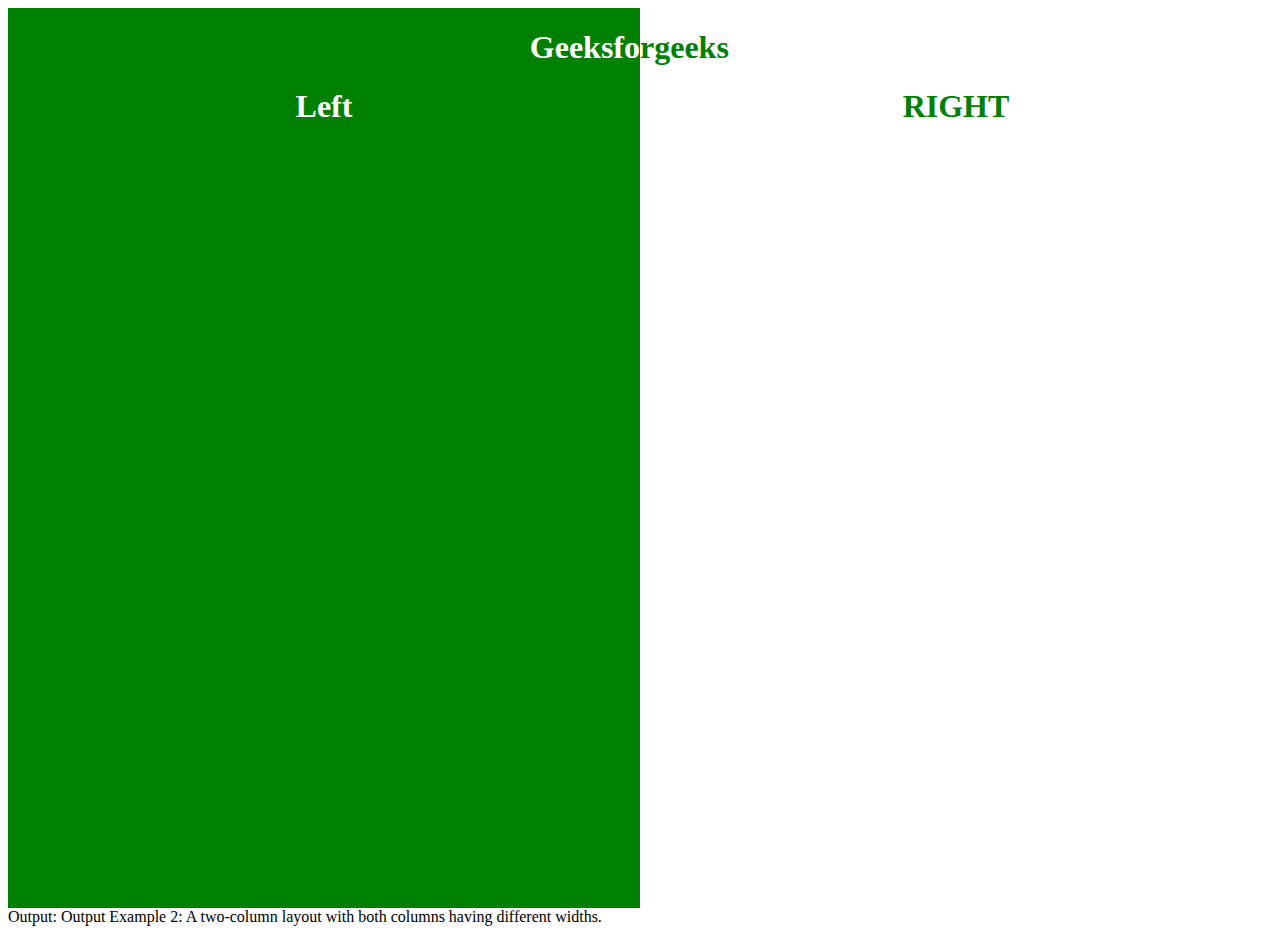
<file: 2/prac.html>
<!DOCTYPE html>
<html>
  
<head>
    <title>Two Column Layout</title>
  
    <style>
        .body {
            padding: 0;
            margin: 0;
        }
  
        .Parent {
            display: flex;
            flex-direction: row;
        }
  
        .child1 {
            width: 50%;
            height: 100vh;
            background-color: green;
            text-align: right;
            color: white;
        }
  
        .child2 {
            width: 50%;
            color: green;
            height: 100vh;
        }
    </style>
</head>
  
<body>
    <div class="Parent">
        <div class="child1">
            <h1>Geeksfo</h1>
            <center>
                <h1>Left</h1>
            </center>
        </div>
        <div class="child2">
            <h1>rgeeks</h1>
            <center>
                <h1>RIGHT</h1>
            </center>
        </div>
    </div>
</body>
  
</html>
Output:


Output

Example 2: A two-column layout with both columns having different widths.
</file>
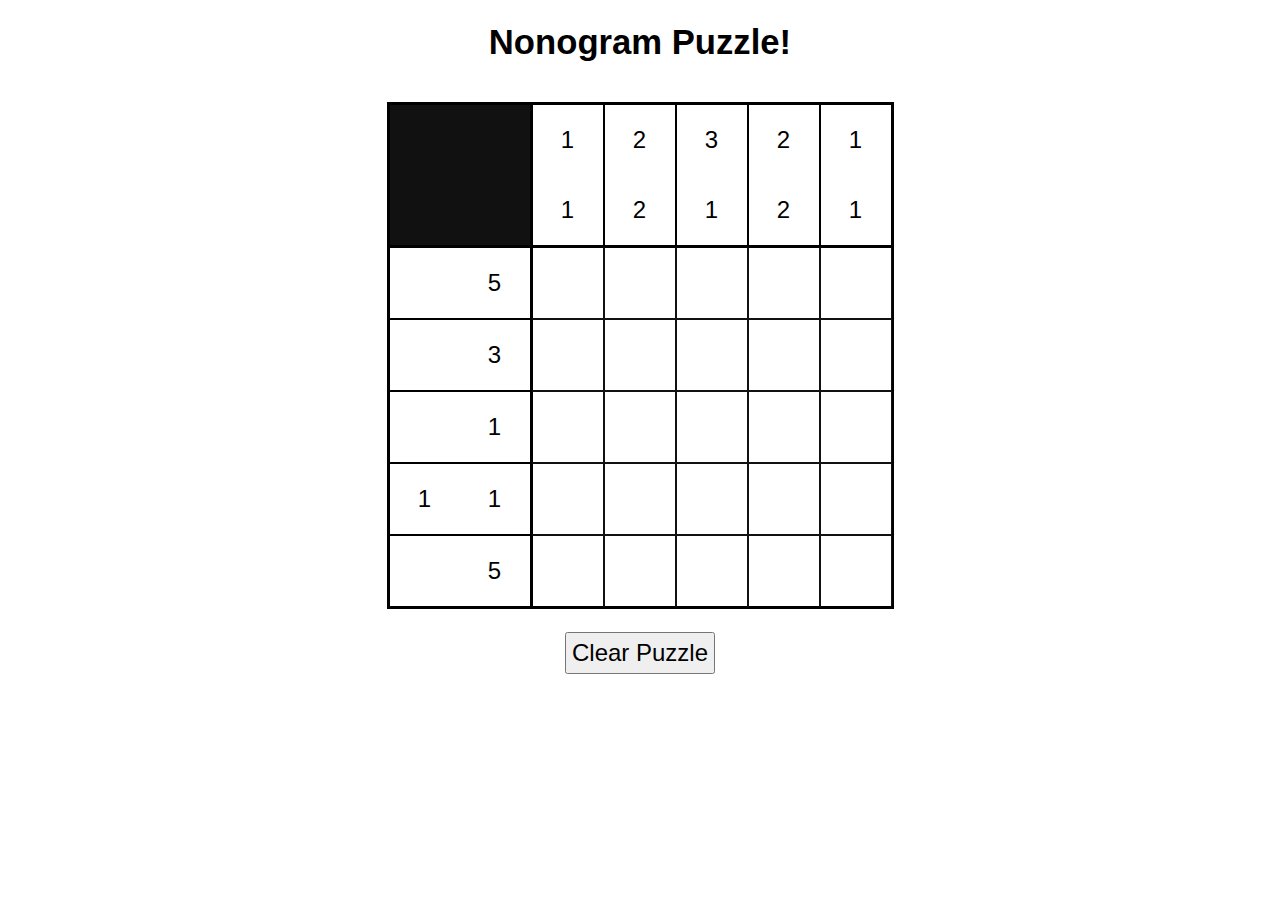
<file: 7/CW 07_ Nonograms!.html>
<!DOCTYPE html>
<!-- saved from url=(0070)https://codd.cs.gsu.edu/~lhenry23/Web/cws/cw_07_08part2/nonograms.html -->
<html><head><meta http-equiv="Content-Type" content="text/html; charset=UTF-8">
    <title>CW 07: Nonograms!</title>
    <link href="nonograms.css" type="text/css" rel="stylesheet">
    <script src="nonograms.js"></script>
  </head>
  <body>
    <h1>Nonogram Puzzle!</h1>
    <div id="puzzle" class="five">
      <div id="empty-square"></div>
      <div id="top-nums">
        <div>
          <div class="col-num-box vertical-divider">1</div>
          <div class="col-num-box">2</div>
          <div class="col-num-box">3</div>
          <div class="col-num-box">2</div>
          <div class="col-num-box thick-right-border">1</div>
        </div>
        <div>
          <div class="col-num-box vertical-divider">1</div>
          <div class="col-num-box">2</div>
          <div class="col-num-box">1</div>
          <div class="col-num-box">2</div>
          <div class="col-num-box thick-right-border">1</div>
        </div>
      </div>
      <div id="left-nums">
        <div class="left-row thick-top-border">
          <div class="row-num-box">5</div>
        </div>
        <div class="left-row">
          <div class="row-num-box">3</div>
        </div>
        <div class="left-row">
          <div class="row-num-box">1</div>
        </div>
        <div class="left-row">
          <div class="row-num-box">1</div>
          <div class="row-num-box">1</div>
        </div>
        <div class="left-row horizontal-divider">
          <div class="row-num-box">5</div>
        </div>
      </div>
      <div id="grid">
        <div class="box clear thick-top-border vertical-divider"></div>
        <div class="box thick-top-border"></div>
        <div class="box thick-top-border"></div>
        <div class="box thick-top-border"></div>
        <div class="box thick-top-border"></div>
        <div class="box clear vertical-divider"></div>
        <div class="box"></div>
        <div class="box"></div>
        <div class="box"></div>
        <div class="box"></div>
        <div class="box clear vertical-divider"></div>
        <div class="box"></div>
        <div class="box"></div>
        <div class="box"></div>
        <div class="box"></div>
        <div class="box clear vertical-divider"></div>
        <div class="box"></div>
        <div class="box"></div>
        <div class="box"></div>
        <div class="box"></div>
        <div class="box clear horizontal-divider vertical-divider"></div>
        <div class="box horizontal-divider"></div>
        <div class="box horizontal-divider"></div>
        <div class="box horizontal-divider"></div>
        <div class="box horizontal-divider"></div>
      </div>
    </div>
    <div>
      <button id="clear">Clear Puzzle</button>
    </div>

</body></html>
</file>
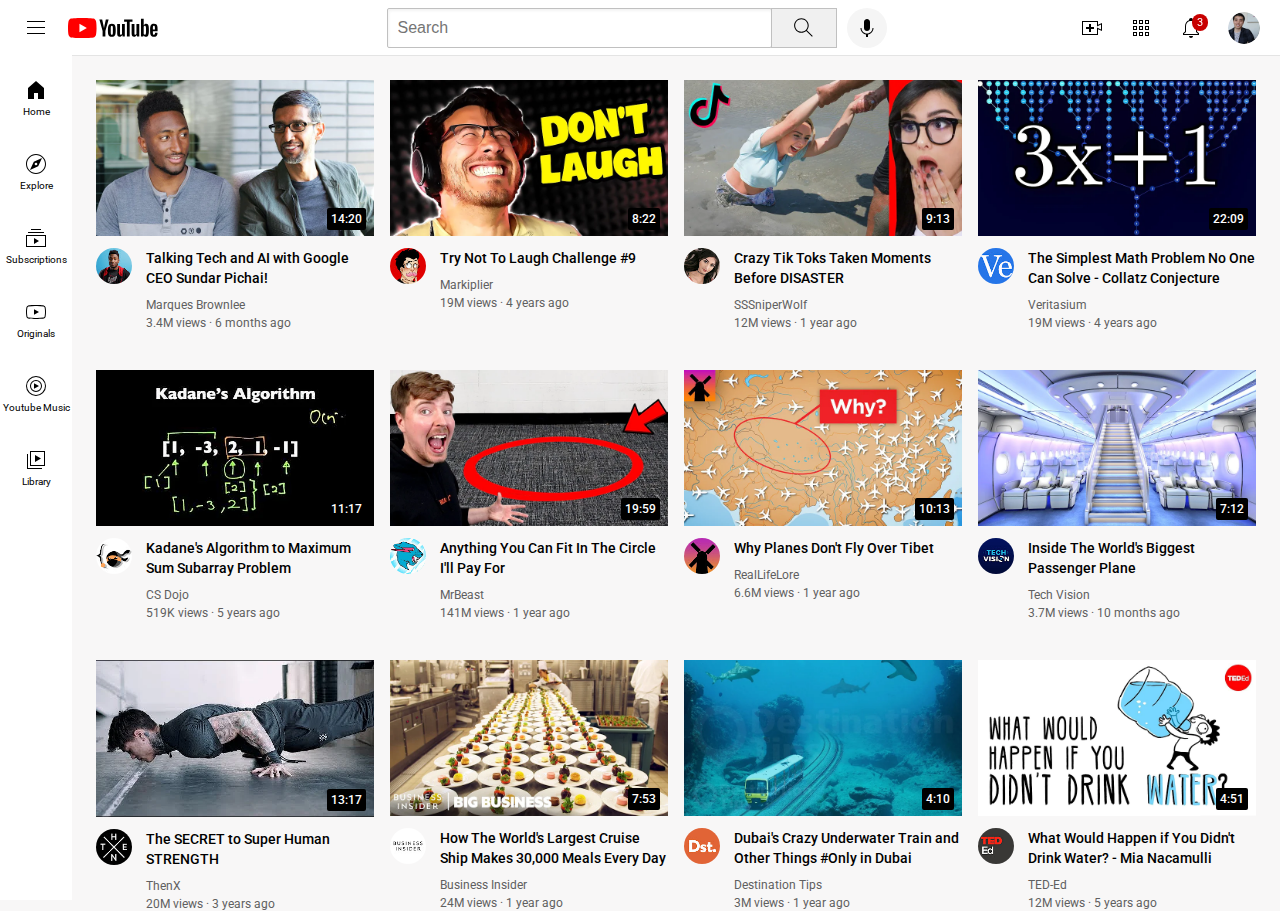
<file: html-css-course/youtube.html>
<!DOCTYPE html>
<html> 
  <head>
    <title>Youtube.com Clone</title>

    <link rel="preconnect" href="https://fonts.googleapis.com">
    <link rel="preconnect" href="https://fonts.gstatic.com" crossorigin>
    <link href="https://fonts.googleapis.com/css2?family=Roboto:wght@400;500;700&display=swap" rel="stylesheet">

    <link rel="stylesheet" href="intro-to-html/youtube-styles/general.css">
    <link rel="stylesheet" href="intro-to-html/youtube-styles/video.css">
    <link rel="stylesheet" href="intro-to-html/youtube-styles/header.css">
    <link rel="stylesheet" href="intro-to-html/youtube-styles/sidebar.css">

  </head>

  <body>
    <!--Header-->
    <header class="header">
      <div class="left-section">
        <img class="hamburger-menu" src="header-icons/hamburger-menu.svg">
        <img class="youtube-logo" src="header-icons/youtube-logo.svg">
      </div>
      <div class="middle-section">
        <input class="search-bar" type="text" placeholder="Search">
        <button class="search-button">
          <img class="search-icon" src="header-icons/search.svg">
          <div class="tooltip">Search</div>
        </button>
        <button class="voice-search-button">
          <img class="voice-search-icon" src="header-icons/voice-search-icon.svg">
          <div class="tooltip">Search with your voice</div>
        </button>
      </div>
      <div class="right-section">
        <div class="upload-icon-container">
          <img class="upload-icon" src="header-icons/upload.svg">
          <div class="tooltip">Create</div>
        </div>
        <div class="youtube-apps-container">
          <img class="youtube-apps-icon" src="header-icons/youtube-apps.svg">
          <div class="tooltip">Youtube apps</div>
        </div>
        
        <div class="notifications-icon-container">
          <img class="notifications-icon" src="header-icons/notifications.svg">
          <div class="notifications-count">3</div>
          <div class="tooltip">Notifications</div>
        </div>
        <img class="current-user-picture" src="channel-pics/my-channel.jpeg">
      </div>
    </header>

    <!--Sidebar-->
    <nav class="sidebar">
      <div class="sidebar-link">
        <img class="home-icon" src="sidebar-icons/home.svg" >
        <div>Home</div>
      </div>
      <div class="sidebar-link">
        <img class="explore-icon" src="sidebar-icons/explore.svg">
        <div>Explore</div>
      </div>
      <div class="sidebar-link">
        <img class="subscription-icon" src="sidebar-icons/subscriptions.svg">
        <div>Subscriptions</div>
      </div>
      <div class="sidebar-link">
        <img class="originals-icon" src="sidebar-icons/originals.svg">
        <div>Originals</div>
      </div>
      <div class="sidebar-link">
        <img class="youtube-music-icon" src="sidebar-icons/youtube-music.svg">
        <div>Youtube Music</div>
      </div>
      <div class="sidebar-link">
        <img class="library-icon" src="sidebar-icons/library.svg">
        <div>Library</div>
      </div>
    </nav>
    
    <!--Videos-->
    <main>
      <section class="video-grid">
        <div class="video-preview">
          <div class="thumbnail-row">
            <img class="thumbnail" src="thumbnails/thumbnail-1.webp">
            <div class="video-time">14:20</div>
          </div>
          <div class="video-info-grid">
            <div class="channel-picture">
              <img class="profile-picture" src="channel-pics/channel-1.jpeg">
            </div>
            <div class="video-info">
              <p class="video-title">
                Talking Tech and AI with Google CEO Sundar Pichai!
              </p>
              <p class="video-author">
                Marques Brownlee
              </p>
              <p class="video-stats">
                3.4M views &#183; 6 months ago
              </p>
            </div>
          </div>
        </div>
    
        <div class="video-preview">
          <div class="thumbnail-row">
            <img class="thumbnail" src="thumbnails/thumbnail-2.webp">
            <div class="video-time">8:22</div>
          </div>
          <div class="video-info-grid">
            <div class="channel-picture">
              <img class="profile-picture" src="channel-pics/channel-2.jpeg">
            </div>
            <div class="video-info">
              <p class="video-title">
                Try Not To Laugh Challenge #9
              </p>
              <p class="video-author">
                Markiplier
              </p>
              <p class="video-stats">
                19M views &#183; 4 years ago
              </p>
            </div>
            
          </div>
        </div>
    
        <div class="video-preview">
          <div class="thumbnail-row">
            <img class="thumbnail" src="thumbnails/thumbnail-3.webp">
            <div class="video-time">9:13</div>
          </div>
          <div class="video-info-grid">
            <div class="channel-picture">
              <img class="profile-picture" src="channel-pics/channel-3.jpeg">
            </div>
            <div class="video-info">
              <p class="video-title">
                Crazy Tik Toks Taken Moments Before DISASTER
              </p>
              <p class="video-author">
                SSSniperWolf
              </p>
              <p class="video-stats">
                12M views &#183; 1 year ago
              </p>
            </div>
            
          </div>
        </div>
    
        <div class="video-preview">
          <div class="thumbnail-row">
            <img class="thumbnail" src="thumbnails/thumbnail-4.webp">
            <div class="video-time">22:09</div>
          </div>
          <div class="video-info-grid">
            <div class="channel-picture">
              <img class="profile-picture" src="channel-pics/channel-4.jpeg">
            </div>
            <div class="video-info">
              <p class="video-title">
                The Simplest Math Problem No One Can Solve - Collatz Conjecture
              </p>
              <p class="video-author">
                Veritasium
              </p>
              <p class="video-stats">
                19M views &#183; 4 years ago
              </p>
            </div>
            
          </div>
        </div>
    
        <div class="video-preview">
          <div class="thumbnail-row">
            <img class="thumbnail" src="thumbnails/thumbnail-5.webp">
            <div class="video-time">11:17</div>
          </div>
          <div class="video-info-grid">
            <div class="channel-picture">
              <img class="profile-picture" src="channel-pics/channel-5.jpeg">
            </div>
            <div class="video-info">
              <p class="video-title">
                Kadane's Algorithm to Maximum Sum Subarray Problem
              </p>
              <p class="video-author">
                CS Dojo
              </p>
              <p class="video-stats">
                519K views &#183; 5 years ago
              </p>
            </div>
            
          </div>
        </div>
    
        <div class="video-preview">
          <div class="thumbnail-row">
            <img class="thumbnail" src="thumbnails/thumbnail-6.webp">
            <div class="video-time">19:59</div>
          </div>
          <div class="video-info-grid">
            <div class="channel-picture">
              <img class="profile-picture" src="channel-pics/channel-6.jpeg">
            </div>
            <div class="video-info">
              <p class="video-title">
                Anything You Can Fit In The Circle I'll Pay For
              </p>
              <p class="video-author">
                MrBeast
              </p>
              <p class="video-stats">
                141M views &#183; 1 year ago
              </p>
              </div>
            </div>  
          </div>

          <div class="video-preview">
            <div class="thumbnail-row">
              <img class="thumbnail" src="thumbnails/thumbnail-7.webp">
              <div class="video-time">10:13</div>
            </div>
            <div class="video-info-grid">
              <div class="channel-picture">
                <img class="profile-picture" src="channel-pics/channel-7.jpeg">
              </div>
              <div class="video-info">
                <p class="video-title">
                  Why Planes Don't Fly Over Tibet
                </p>
                <p class="video-author">
                  RealLifeLore
                </p>
                <p class="video-stats">
                  6.6M views &#183; 1 year ago
                </p>
              </div>
            </div>
          </div>

          <div class="video-preview">
            <div class="thumbnail-row">
              <img class="thumbnail" src="thumbnails/thumbnail-8.webp">
              <div class="video-time">7:12</div>
            </div>
            <div class="video-info-grid">
              <div class="channel-picture">
                <img class="profile-picture" src="channel-pics/channel-8.jpeg">
              </div>
              <div class="video-info">
                <p class="video-title">
                  Inside The World's Biggest Passenger Plane
                </p>
                <p class="video-author">
                  Tech Vision
                </p>
                <p class="video-stats">
                  3.7M views &#183; 10 months ago
                </p>
              </div>
            </div>
          </div>


          <div class="video-preview">
            <div class="thumbnail-row">
              <img class="thumbnail" src="thumbnails/thumbnail-9.webp">
              <div class="video-time">13:17</div>
            </div>
            <div class="video-info-grid">
              <div class="channel-picture">
                <img class="profile-picture" src="channel-pics/channel-9.jpeg">
              </div>
              <div class="video-info">
                <p class="video-title">
                  The SECRET to Super Human STRENGTH
                </p>
                <p class="video-author">
                  ThenX
                </p>
                <p class="video-stats">
                  20M views &#183; 3 years ago
                </p>
              </div>
            </div>
          </div>


          <div class="video-preview">
            <div class="thumbnail-row">
              <img class="thumbnail" src="thumbnails/thumbnail-10.webp">
              <div class="video-time">7:53</div>
            </div>
            <div class="video-info-grid">
              <div class="channel-picture">
                <img class="profile-picture" src="channel-pics/channel-10.jpeg">
              </div>
              <div class="video-info">
                <p class="video-title">
                  How The World's Largest Cruise Ship Makes 30,000 Meals Every Day 
                </p>
                <p class="video-author">
                  Business Insider
                </p>
                <p class="video-stats">
                  24M views &#183; 1 year ago
                </p>
              </div>
            </div>
          </div>


          <div class="video-preview">
            <div class="thumbnail-row">
              <img class="thumbnail" src="thumbnails/thumbnail-11.webp">
              <div class="video-time">4:10</div>
            </div>
            <div class="video-info-grid">
              <div class="channel-picture">
                <img class="profile-picture" src="channel-pics/channel-11.jpeg">
              </div>
              <div class="video-info">
                <p class="video-title">
                 Dubai's Crazy Underwater Train and Other Things #Only in Dubai
                </p>
                <p class="video-author">
                  Destination Tips
                </p>
                <p class="video-stats">
                  3M views &#183; 1 year ago
                </p>
              </div>
            </div>
          </div>


          <div class="video-preview">
            <div class="thumbnail-row">
              <img class="thumbnail" src="thumbnails/thumbnail-12.webp">
              <div class="video-time">4:51</div>
            </div>
            <div class="video-info-grid">
              <div class="channel-picture">
                <img class="profile-picture" src="channel-pics/channel-12.jpeg">
              </div>
              <div class="video-info">
                <p class="video-title">
                  What Would Happen if You Didn't Drink Water? - Mia Nacamulli
                </p>
                <p class="video-author">
                  TED-Ed
                </p>
                <p class="video-stats">
                  12M views &#183; 5 years ago
                </p>
              </div>
            </div>
          </div>























        </div>
      </section>
    </main>
  </body>
</html>
</file>
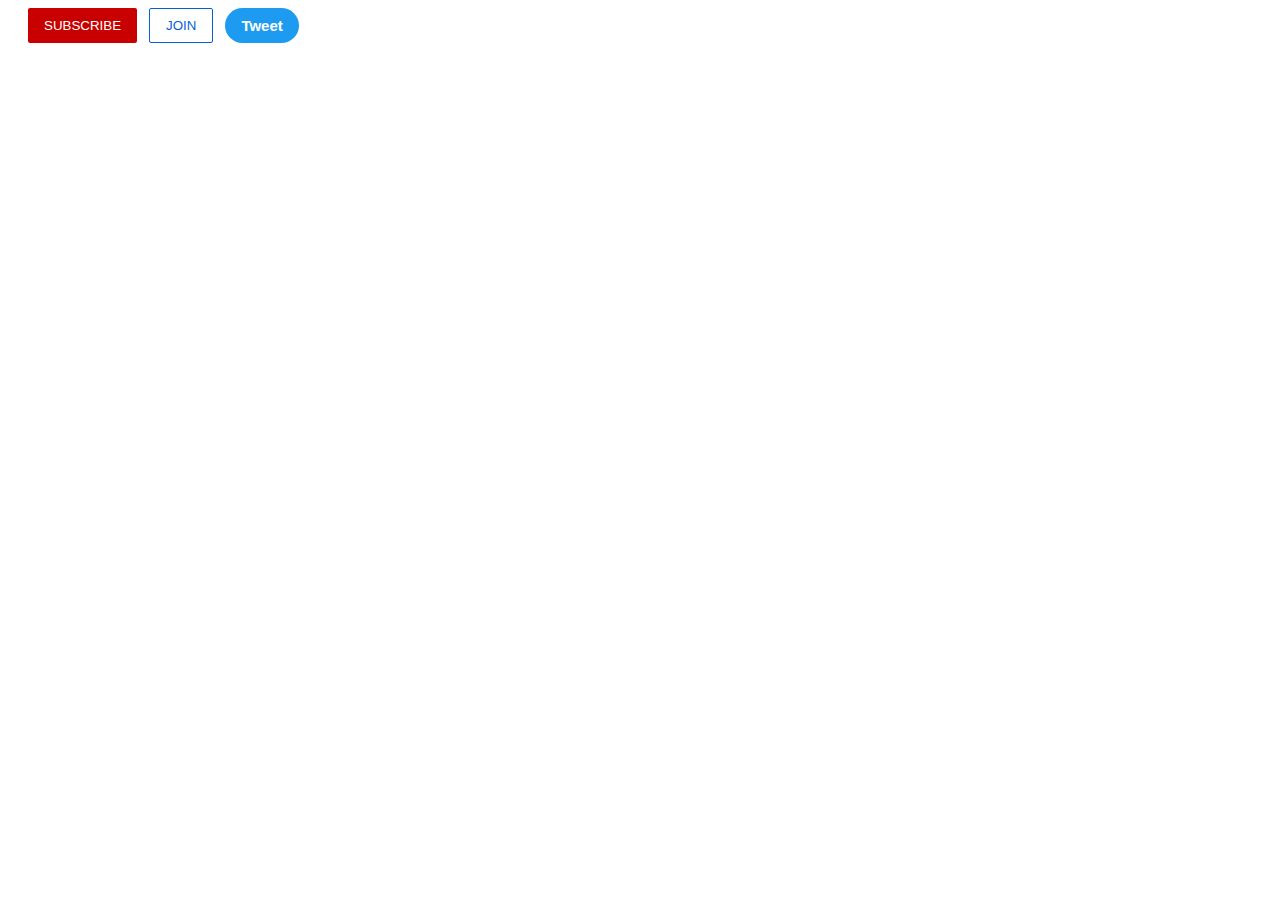
<file: html-css-course/intro-to-html/buttons.html>
<!DOCTYPE html>
<html>
  <head>
    <title>My Buttons</title>
    <link rel="stylesheet" href="styles/buttons.css">
  </head>
  <body>
    <button class="subscribe-button">
      SUBSCRIBE
    </button>
    
    <button class="join-button">
      JOIN
    </button>
    
    <button class="tweet-button">
      Tweet
    </button>
  </body>
</html>
</file>
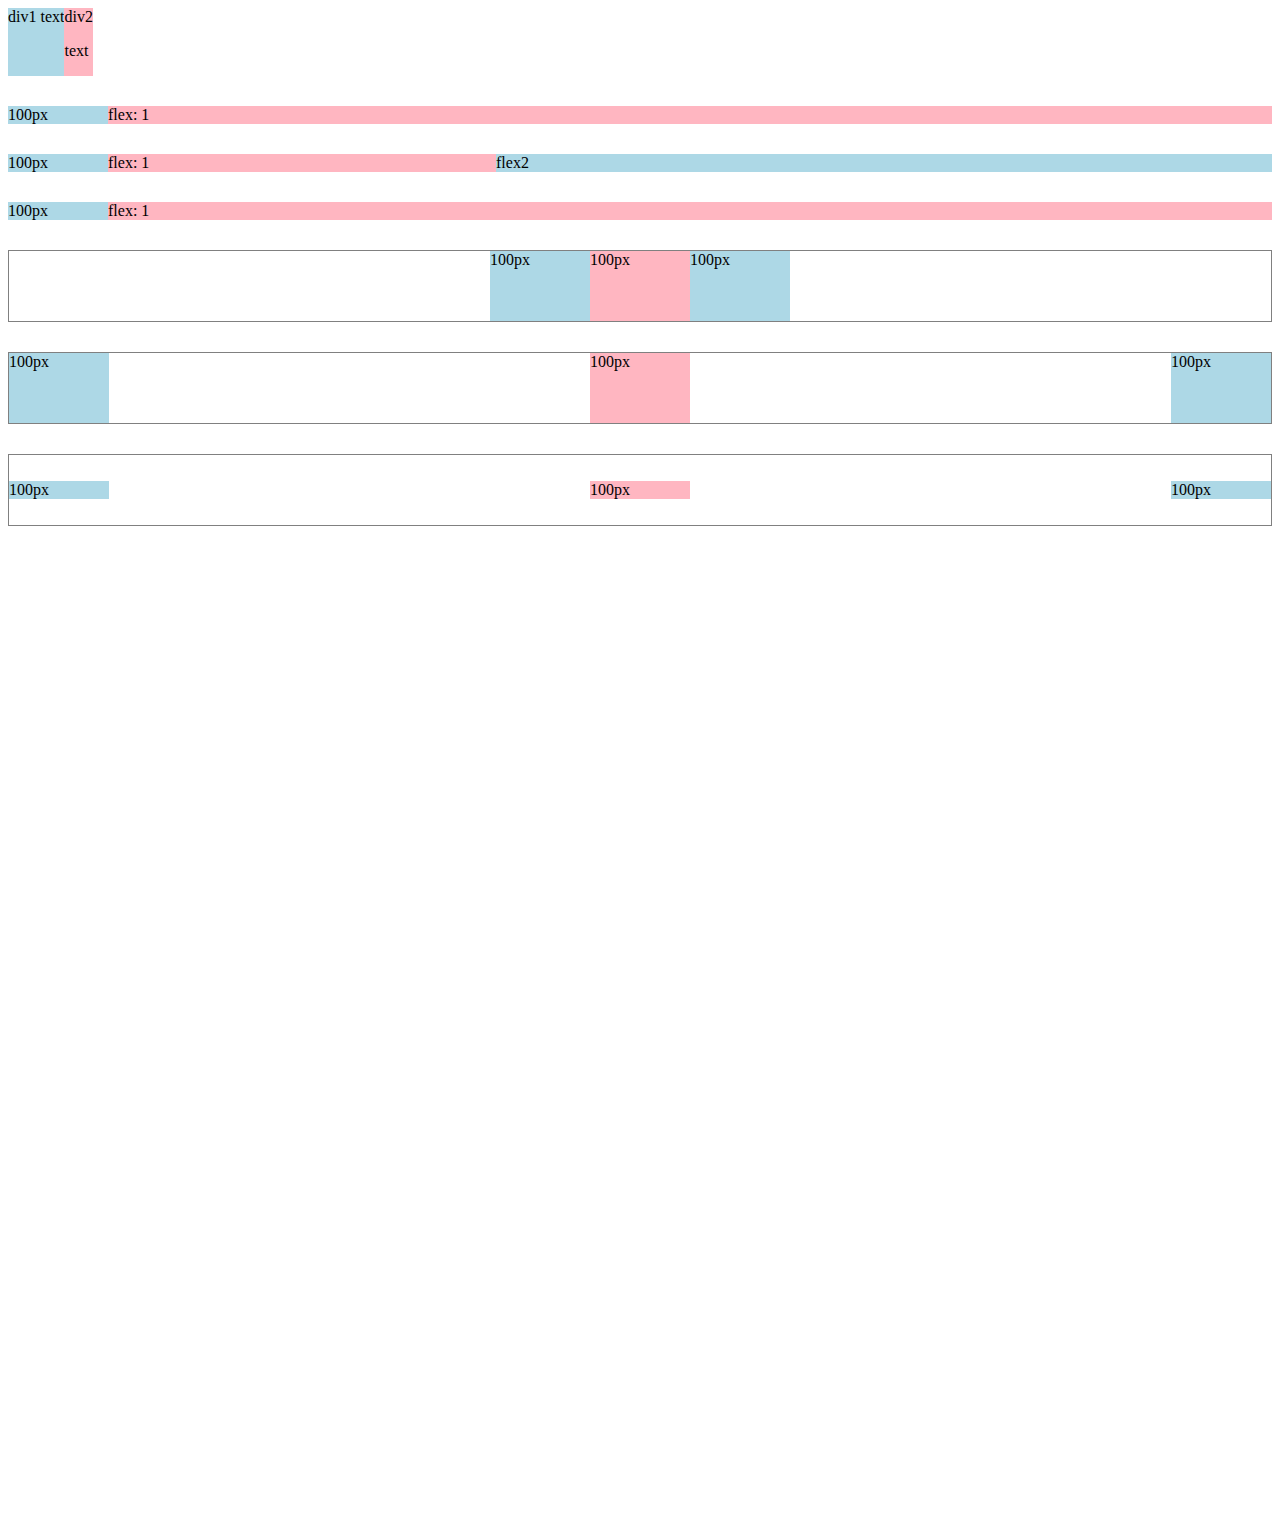
<file: html-css-course/intro-to-html/flexbox.html>
<!DOCTYPE html>
<html>
    <head>
        <title>Flexbox Practice</title>
    </head>
    <body style="padding-bottom: 1000px;">
        <div style="
        display: flex;
        flex-direction:row
        ">
            <div style="background-color:lightblue">div1 text</div>
            <div style="background-color:lightpink">div2<p>text</p></div>
        </div>

        <div style="
        margin-top: 30px;
        display: flex;
        flex-direction:row
        ">
            <div style="background-color:lightblue; width: 100px">100px</div>
            <div style="background-color:lightpink; flex:1">flex: 1</div>
        </div>

        <div style="
        margin-top: 30px;
        display: flex;
        flex-direction:row
        ">
            <div style="background-color:lightblue; width: 100px">100px</div>
            <div style="background-color:lightpink; flex:1">flex: 1</div>
            <div style="background-color:lightblue; flex:2">flex2</div>
        </div>
        <div style="
        margin-top: 30px;
        display: flex;
        flex-direction:row
        ">
            <div style="background-color:lightblue; width: 100px">100px</div>
            <div style="background-color:lightpink; flex:1">flex: 1</div>
        </div>

        <div style="
        margin-top: 30px;
        height: 70px;
        border-width: 1px;
        border-style: solid;
        border-color: gray;

        display: flex;
        flex-direction:row;
        justify-content: center;
        
        ">
            <div style="background-color:lightblue; width: 100px">100px</div>
            <div style="background-color:lightpink; width: 100px">100px</div>
            <div style="background-color:lightblue; width: 100px">100px</div>
        </div>

        <div style="
        margin-top: 30px;
        height: 70px;
        border-width: 1px;
        border-style: solid;
        border-color: gray;

        display: flex;
        flex-direction:row;
        justify-content: space-between;
        
        ">
            <div style="background-color:lightblue; width: 100px">100px</div>
            <div style="background-color:lightpink; width: 100px">100px</div>
            <div style="background-color:lightblue; width: 100px">100px</div>
        </div>
        
        <div style="
        margin-top: 30px;
        height: 70px;
        border-width: 1px;
        border-style: solid;
        border-color: gray;

        display: flex;
        flex-direction:row;
        justify-content: space-between;
        align-items: center;
        
        ">
            <div style="background-color:lightblue; width: 100px">100px</div>
            <div style="background-color:lightpink; width: 100px">100px</div>
            <div style="background-color:lightblue; width: 100px">100px</div>
        </div>

    </body>
</html>
</file>
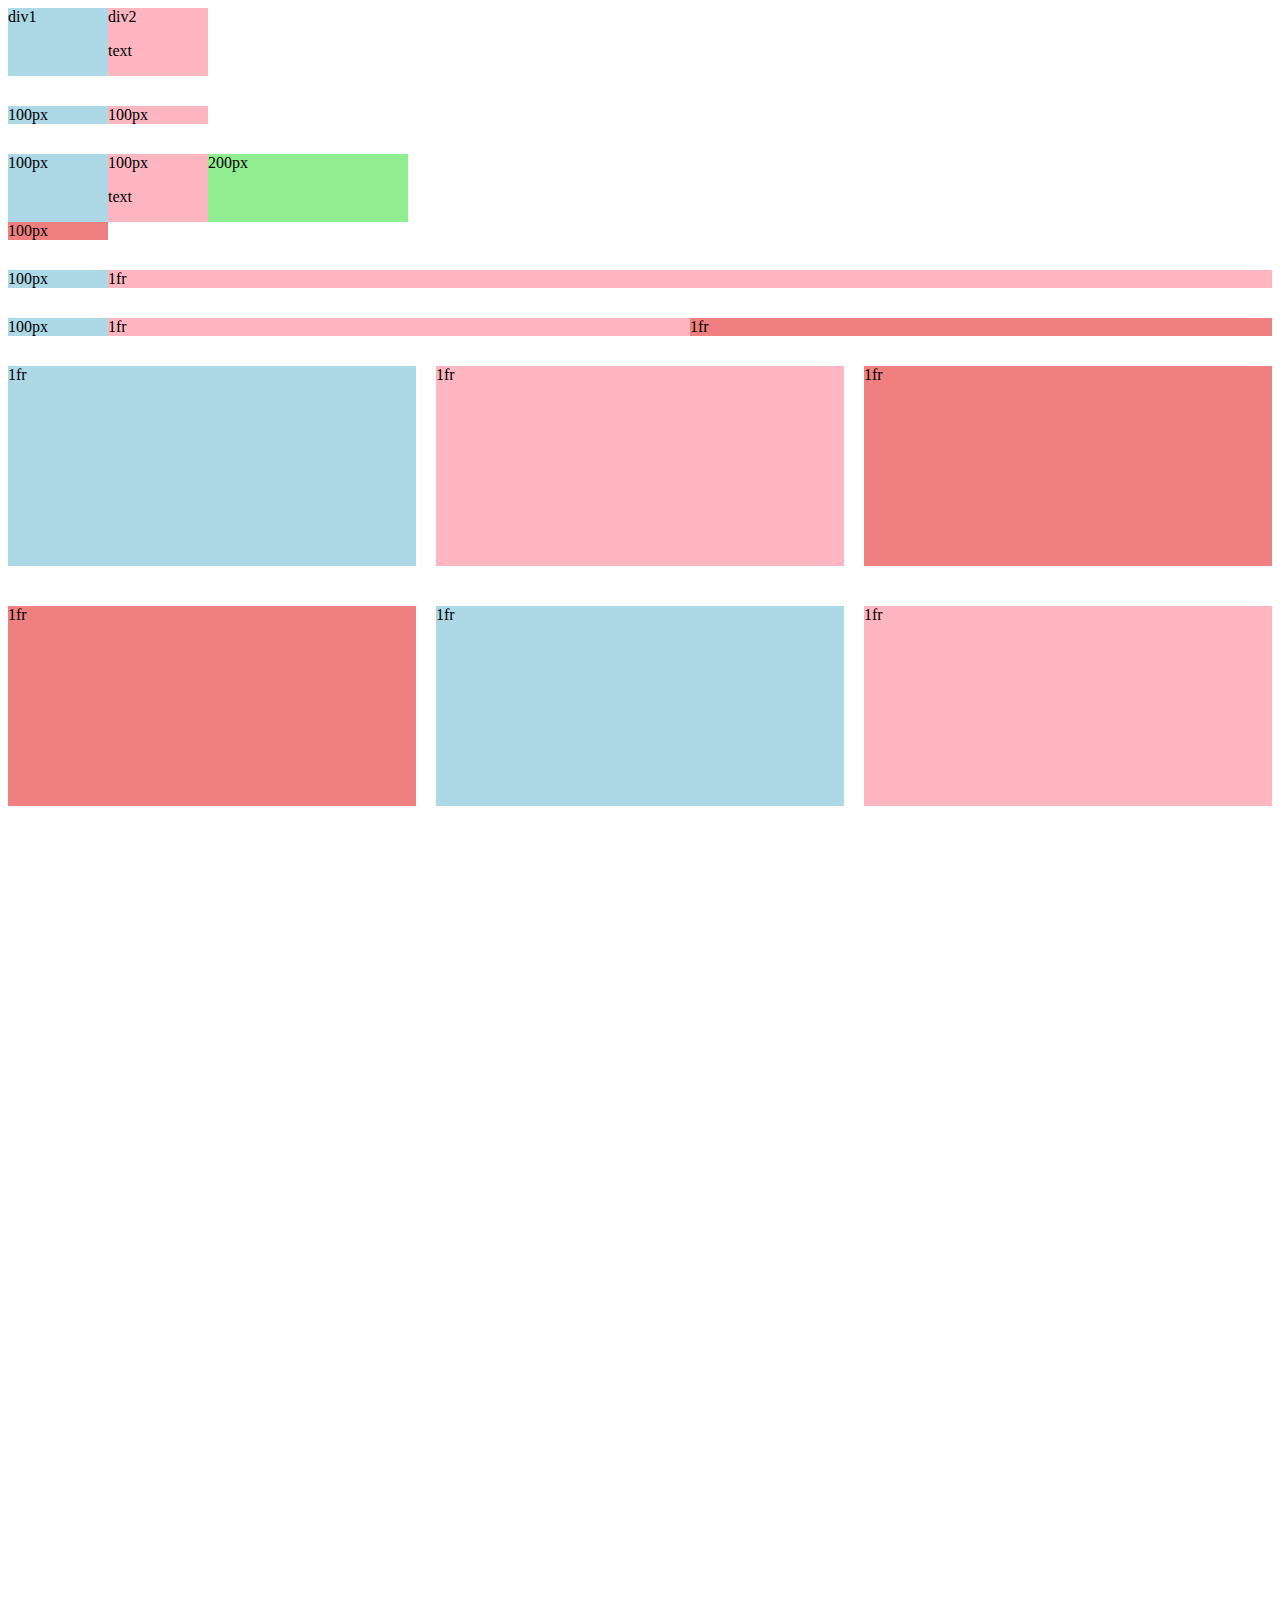
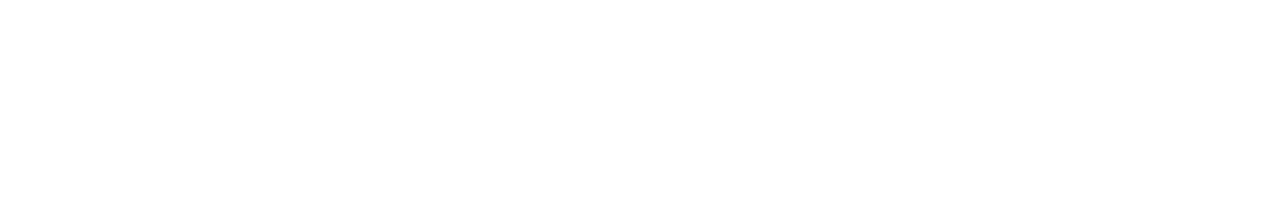
<file: html-css-course/intro-to-html/grid.html>
<!DOCTYPE html>
<html>
  <head>
    <title>Grid Practice</title>
  </head>
  <body style="padding-bottom: 1000px">
    <div style="
    display:grid;
    grid-template-columns: 100px 100px;

    ">
      <div style="background-color:lightblue">div1</div>
      <div style="background-color:lightpink">div2<p>text</p></div>
    </div>


    <div style="
    margin-top: 30px;
    display:grid;
    grid-template-columns: 100px 100px ;

    ">
      <div style="background-color:lightblue">100px</div>
      <div style="background-color:lightpink">100px</div>
      
    </div>


    <div style="
      margin-top: 30px;
      display:grid;
      grid-template-columns: 100px 100px 200px;
          ">
     <div style="background-color:lightblue">100px</div>
     <div style="background-color:lightpink">100px<p>text</p></div>
     <div style="background-color:lightgreen">200px</div>
     <div style="background-color:lightcoral">100px</div>
    </div>


    <div style="
      margin-top: 30px;
      display:grid;
      grid-template-columns: 100px 1fr;

      ">
        <div style="background-color:lightblue">100px</div>
        <div style="background-color:lightpink">1fr</div>
        
    </div>

    <div style="
      margin-top: 30px;
      display:grid;
      grid-template-columns: 100px 1fr 1fr;

      ">
        <div style="background-color:lightblue;">100px</div>
        <div style="background-color:lightpink;">1fr</div>
        <div style="background-color:lightcoral;">1fr</div>
        
    </div>


    <div style="
      margin-top: 30px;
      display:grid;
      grid-template-columns: 1fr 1fr 1fr;
      column-gap: 20px;
      row-gap: 40px;

      ">
        <div style="background-color:lightblue; height: 200px">1fr</div>
        <div style="background-color:lightpink; height: 200px">1fr</div>
        <div style="background-color:lightcoral; height: 200px">1fr</div>
        <div style="background-color:lightcoral; height: 200px">1fr</div>
        <div style="background-color:lightblue; height: 200px">1fr</div>
        <div style="background-color:lightpink; height: 200px">1fr</div>
      

  </div>



  </body>
</html>
</file>
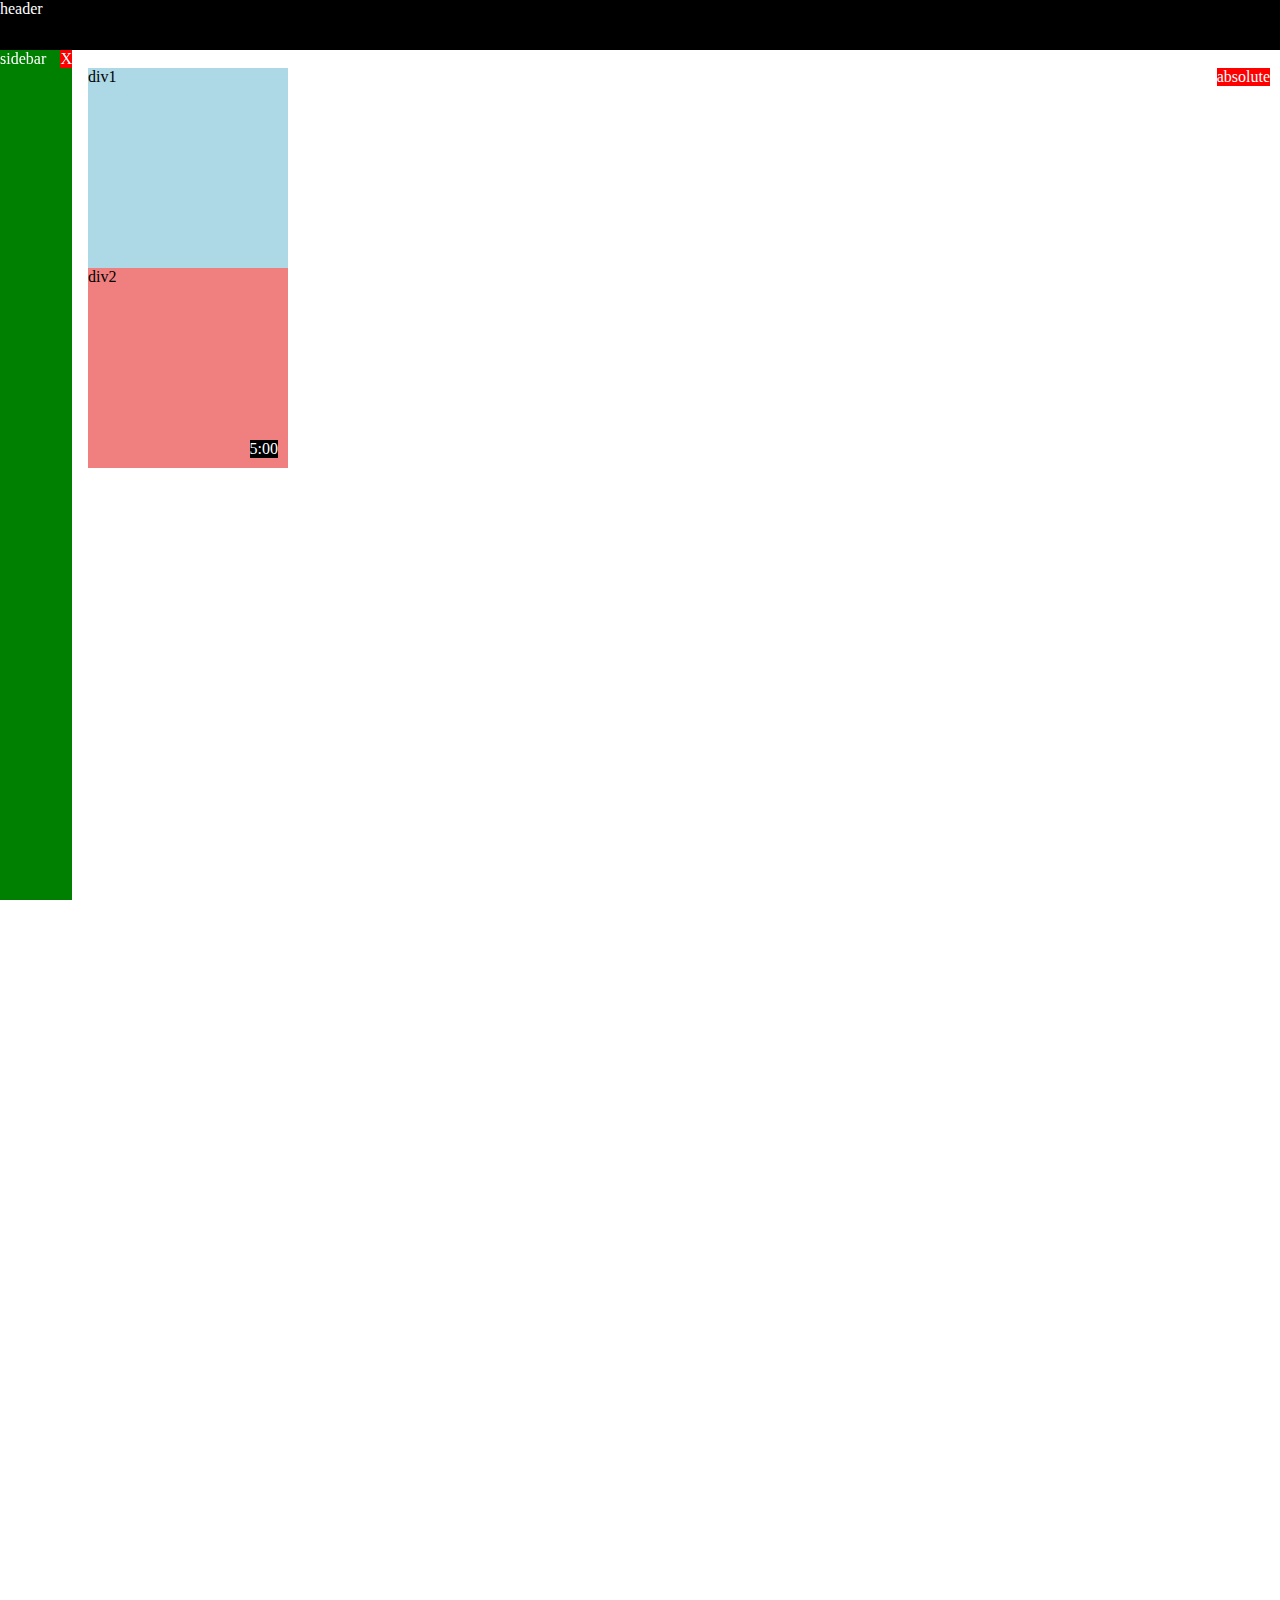
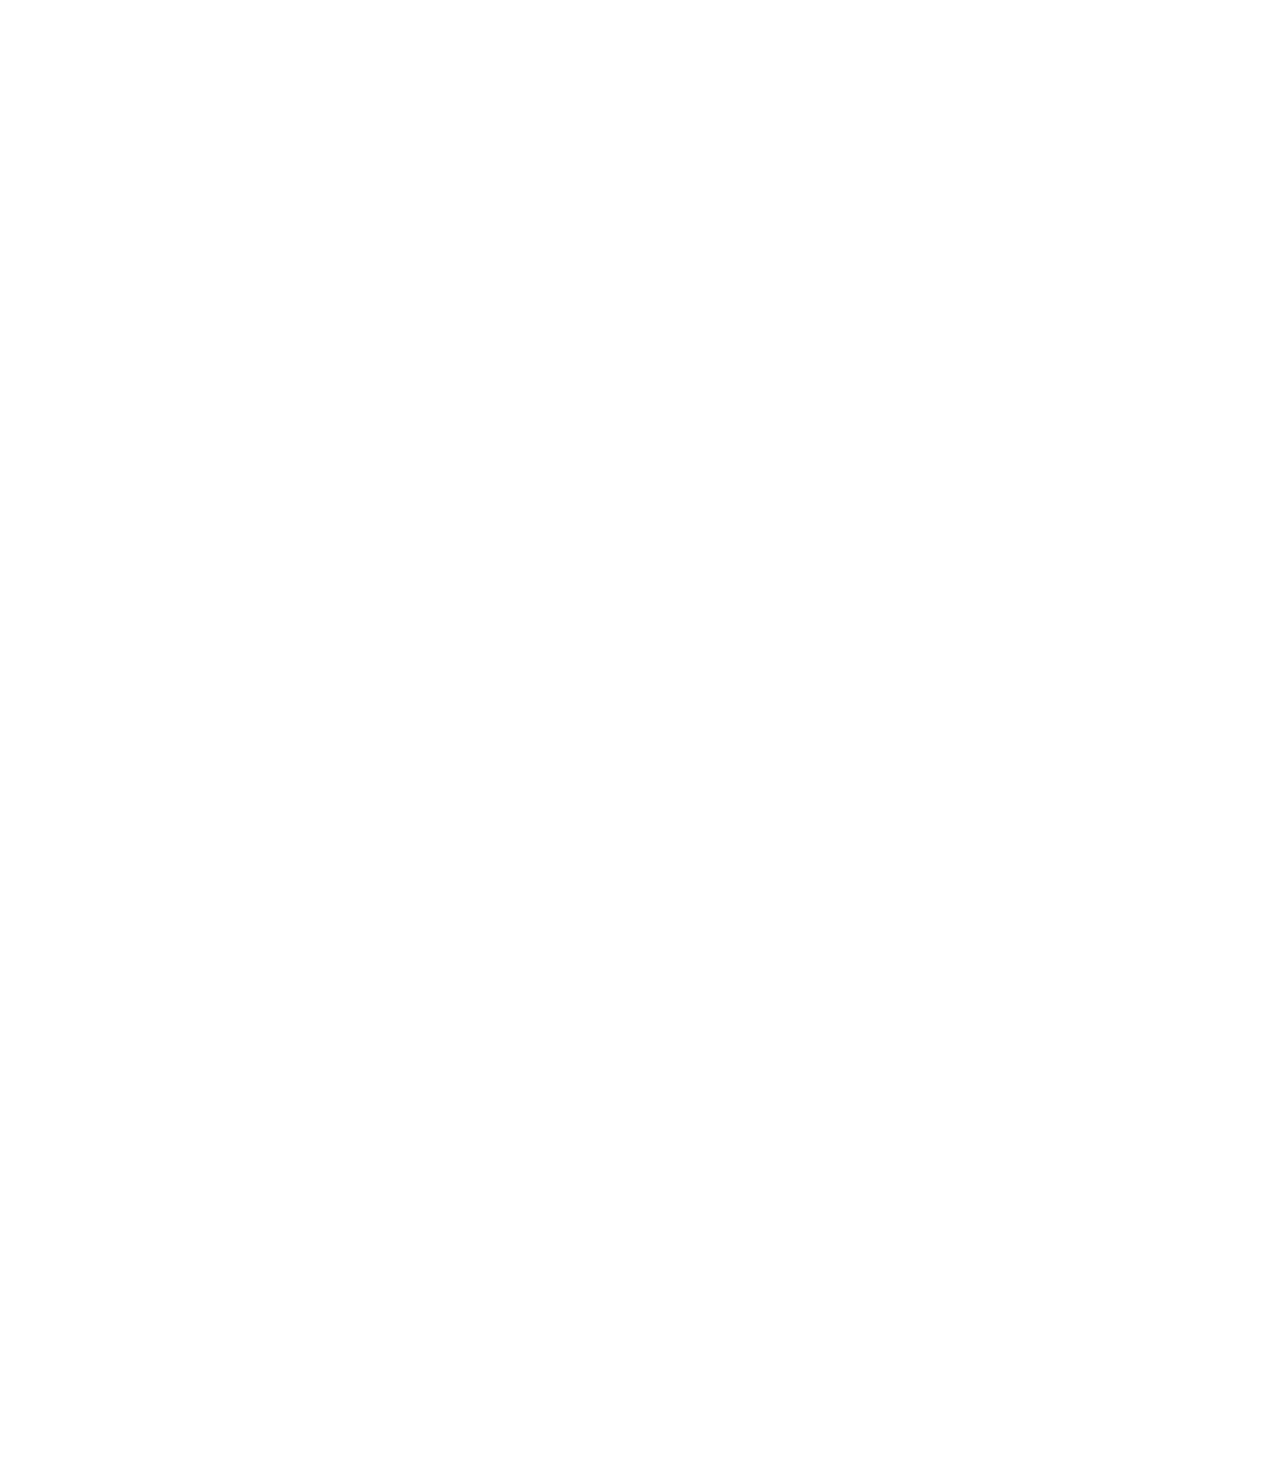
<file: html-css-course/intro-to-html/position.html>
<!DOCTYPE html>
<html>
    <head>
        <title>Position Practice</title> 
    </head>

    <body style=
    "height:3000px;
    padding-top: 60px;
    padding-left: 80px;
    ">
        <div style=
        "background-color: black;
        color: white;
        position: fixed;
        top: 0;
        left: 0;
        right: 0;
        height: 50px;
        z-index: 100;
        ">header</div>

        <div style=
        "background-color:green;
        color: white;
        position: fixed;
        left: 0;
        bottom: 0;
        top: 50px;
        width: 72px;
        ">
        sidebar
          <div style=
          "position: absolute;
          background-color:red;
          color: white;
          top: 0px;
          right: 0;
          ">X</div></div>

        <div style=
        "background-color:red;
        color: white;
        position: absolute;
        top: 60;
        right: 10px;
        ">absolute</div>

        <div style=
        "background-color: lightblue;
        height: 200px;
        width: 200px;
        ">div1</div>

        <div style=
        "background-color: lightcoral;
        height: 200px;
        width: 200px;
        position:relative;
        ">
        div2
        <div style=
        "background-color:black;
        color: white;
        position: absolute;
        bottom: 10px;
        right: 10px;
        ">
        5:00
        </div>
    </div>
    </body>
</html>
</file>
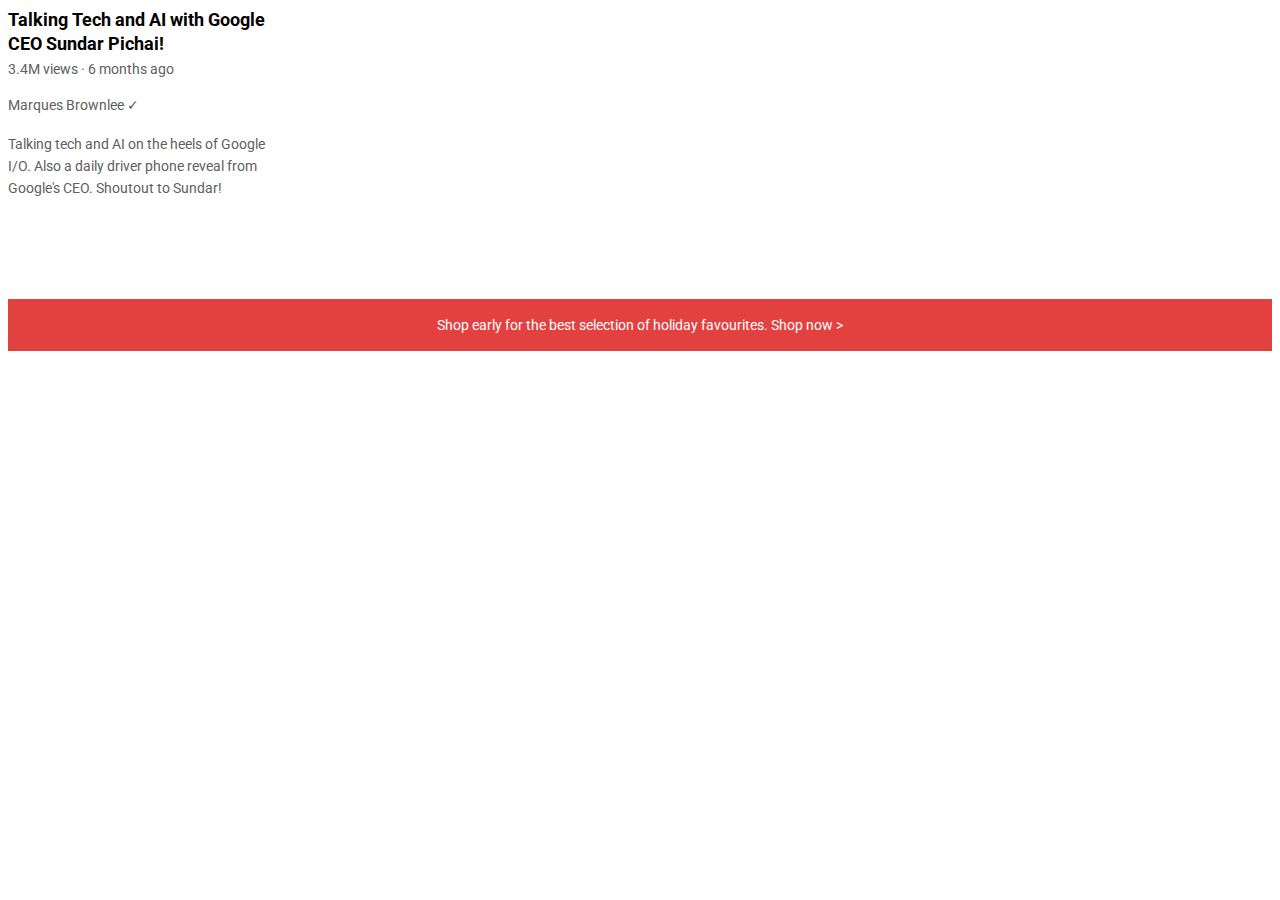
<file: html-css-course/intro-to-html/text.html>
<!DOCTYPE html>
<html>
  <head>
    <title>Text Practice</title>

    <link rel="preconnect" href="https://fonts.googleapis.com">
    <link rel="preconnect" href="https://fonts.gstatic.com" crossorigin>
    <link href="https://fonts.googleapis.com/css2?family=Roboto:wght@400;700&display=swap" rel="stylesheet">
    <link rel="stylesheet" href="styles/text.css"
    
  </head>
  <body>
    <p class="video-title">
      Talking Tech and AI with Google CEO Sundar Pichai!
    </p>
    
    <p class="video-stats">
      3.4M views &#183; 6 months ago
    </p>
    
    <p class="video-author">
      Marques Brownlee &#10003;
    </p>
    
    <p class="video-description">
      Talking tech and AI on the heels of Google I/O. Also a daily driver phone reveal from Google's CEO. Shoutout to Sundar!
    </p>
    
    <p class="apple-text">
      Shop early for the best selection of holiday favourites. <span class="shopnow-link">Shop now &#62;</span>
    </p>
  </body>
</html>
</file>
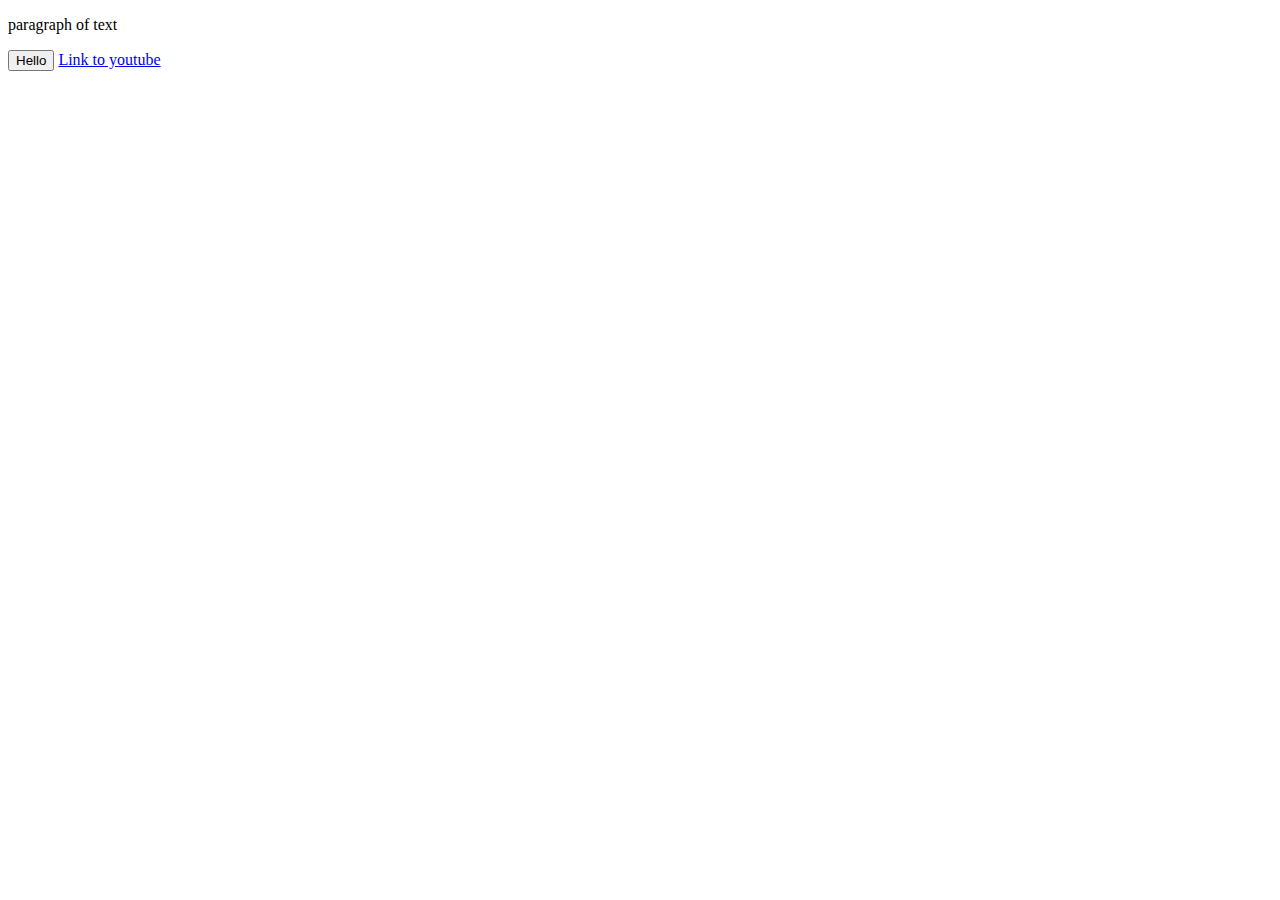
<file: html-css-course/intro-to-html/website.html>
<!DOCTYPE html>
<html>
  <head><!--All things not visible on the webpage-->
    <title>
      First Website
    </title>
  </head>
  <body> <!--All things visible on the webpage-->
    <p>
      paragraph of text 
    </p>
    
    <button>
      Hello
    </button>
    
    <a href ="https://www.youtube.com/" target="_blank">
      Link to youtube
    </a>
  </body>
</html>
</file>
<file: 7/nonograms.css>
body {
  font-family: Helvetica, Arial, sans-serif;
  font-size: 10pt;
  text-align: center;
}

h1 {
  font-size: 26pt;
  margin-bottom: 40px;
}

.box {
  border: 1px solid #111;
}

.box:hover {
  box-shadow: 0px 0px 3px 3px #111;
  cursor: pointer;
}

.box, .col-num-box, .row-num-box {
  line-height: 24pt;
}

.box, .col-num-box, #empty-square, #left-nums, #top-nums {
  float: left;
}

.clear, #left-nums, #puzzle {
  clear: both;
}

.col-num-box, #top-nums {
  border-left: 1px solid black;
  border-right: 1px solid black;
}

#empty-square {
  border-top: 3px solid black;
  background-color: #111;
}

#clear {
  font-size: 18pt;
  margin-top: 20px;
  padding: 5px;
}

.crossed-out {
  background-image: url("https://courses.cs.washington.edu/courses/cse154/18sp/18sp-data/lab/lab04/slides/hidden/img/x.png");
  background-repeat: no-repeat;
  background-size: 100%;
}

.filled {
  background-color: #000;   
}

#grid {
  border: 1px solid #000;
  border-right: 2px solid #000;
  display: table;
}

#puzzle {
  display: inline-block;
}

.left-row, .row-num-box {
  float: right;
}

#left-nums, .left-row {
  border-top: 1px solid #000;
  border-bottom: 1px solid #000;
}

#left-nums, #empty-square {
  border-left: 3px solid #000;
}

#top-nums {
  border-top: 3px solid #000;
}

.thick-right-border {
  border-right: 2px solid black;
}

.thick-top-border {
  border-top: 2px solid black;
}

.horizontal-divider {
  border-bottom: 2px solid black;
}

.vertical-divider {
  border-left: 2px solid black;
}

.fifteen .box, .fifteen .col-num-box, .fifteen .row-num-box {
  width: 30px;
  height: 30px;
}

.fifteen #left-nums, .fifteen .left-row {
  width: 100px;
}

.five #left-nums, .five .left-row, .five #empty-square {
  width: 140px;
}

.five .box, .five .col-num-box, .five .row-num-box {
  width: 70px;
  height: 70px;
  line-height: 70px;
}

.five #empty-square {
  height: 140px;
}

.five {
  font-size: 18pt;
}

.ten {
  font-size: 16pt;
}

.fifteen, .twenty {
  font-size: 12pt;
}

.ten #left-nums, .ten .left-row, .ten #empty-square {
  width: 120px;
}

.ten #empty-square {
  height: 120px;
}

.ten .box, .ten .col-num-box, .ten .row-num-box {
  width: 30px;
  height: 30px;
  line-height: 30px;
}

.fifteen #empty-square {
  height: 120px;
  width: 100px;
}

.twenty #left-nums, .twenty .left-row, .twenty #empty-square {
  width: 80px;
}

.twenty .box, .twenty .col-num-box, .twenty .row-num-box {
  width: 20px;
  height: 20px;
  line-height: 20px;
}

.twenty #empty-square {
  height: 80px;
}

.twenty-five #left-nums, .twenty-five .left-row, .twenty-five #empty-square {
  width: 90px;
}

.twenty-five .box, .twenty-five .col-num-box, .twenty-five .row-num-box {
  width: 15px;
  height: 15px;
  line-height: 15px;
}

.twenty-five #empty-square {
  height: 90px;
}
</file>
<file: html-css-course/intro-to-html/youtube-styles/general.css>
p{
     
    margin-top: 0;
    margin-bottom: 0;
   }

   .thumbnail{
    width:100%;
   }

body{
    font-family: Roboto, Arial;
    margin: 0;
    padding-top: 80px;
    padding-left: 96px;
    padding-right: 24px;
    background-color: rgb(248, 247, 247);
}
</file>
<file: html-css-course/intro-to-html/youtube-styles/video.css>
.video-title{
     margin-top: 0;
     font-size: 14px;
     font-weight: 500;
     line-height: 20px;
     margin-bottom: 10px;
   }
  

   .video-info-grid{
     display: grid;
     grid-template-columns: 50px 1fr;
   }
   .video-time{
    background-color: black;
    color: white;
    position:absolute;
    bottom: 10px;
    right: 8px;
    font-size: 12px;
    font-weight: 500;
    padding:4px;
    border-radius: 2px;
   }

   .profile-picture{
     width: 36px;
     border-radius: 50px;
     
   }
   .thumbnail-row{
     margin-bottom: 8px;
     position: relative;
   }
   .video-author,
   .video-stats{
     font-size: 12px;
     color: rgb(96,96,96);
   }
   .video-author{
     margin-bottom: 4px;
   }

   .video-grid{
    
     display: grid;
     grid-template-columns: 1fr 1fr 1fr;
     column-gap: 16px;
     row-gap: 40px;
   }

   @media (max-width:750px){
    .video-grid{
      grid-template-columns: 1fr 1fr;
    }
   }

   @media (min-width: 751px) and (max-width:999px){
    .video-grid{
      grid-template-columns: 1fr 1fr 1fr;
    }
   }

   @media (min-width: 1000px){
    .video-grid{
      grid-template-columns: 1fr 1fr 1fr 1fr;
    }
   }

   @media (min-width: 751px) and (max-width:999px){

   }
</file>
<file: html-css-course/intro-to-html/youtube-styles/header.css>
.header{
    height: 55px;
    display: flex;
    flex-direction: row;
    justify-content: space-between;
    position: fixed;
    top: 0;
    left: 0;
    right:0;
    background-color: white;
    border-bottom-width: 1px;
    border-bottom-style: solid;
    border-bottom-color: rgb(228, 228, 228);
    z-index: 100;
}

.left-section{
    display: flex;
    align-items: center;
}
.hamburger-menu{
    height: 24px;
    margin-left: 24px;
    margin-right: 20px;
}
.youtube-logo{
    height: 20px;
}
.right-section{
    width: 180px;
    margin-right: 20px;
    display: flex;
    align-items: center;
    justify-content: space-between;
    flex-shrink: 0;
}
.upload-icon{
    height: 24px;
}
.youtube-apps-icon{
    height: 24px;
}
.notifications-icon{
    height: 24px;
}
.notifications-icon-container{
   position: relative; 
   
}
.notifications-count{
    position: absolute;
    top: -2px;
    right:-5px;
    background-color: rgb(200, 0, 0);
    color: white;
    font-size: 11px;
    padding-left: 5px;
    padding-top: 2px;
    padding-right: 5px;
    padding-bottom: 2px;
    border-radius: 10px;
}
.current-user-picture{
    height: 32px;
    border-radius: 16px;
}
.middle-section{
    flex:1;
    margin-left: 70px;
    margin-right: 35px;
    max-width: 500px;
    display: flex;
    align-items: center;
}
.search-bar{
    flex: 1;
    height: 36px;
    padding-left: 10px;
    font-size: 16px;
    border: 1px solid rgb(192, 192, 192);
    border-radius: 2px;
    box-shadow: inset 1px 2px 3px rgba(0,0,0, 0.05);
    width: 0;
}
.search-bar::placeholder{
    font-size: 16px;
}

.search-button{
   height: 40px;
   width: 66px; 
   background-color: rgb(240, 240, 240);
   border-width: 1px;
   border-style: solid;
   border-color:rgb(192, 192, 192);
   margin-left: -1px;
   margin-right: 10px;

   
}   

.search-button,
.voice-search-button,
.upload-icon-container,
.youtube-apps-container,
.notifications-icon-container{
    display: flex;
    justify-content: center;
    position:relative;
    align-items: center;
    
}

.search-button .tooltip,
.voice-search-button .tooltip,
.upload-icon-container .tooltip,
.youtube-apps-container .tooltip,
.notifications-icon-container .tooltip{
    position: absolute;
    background-color: gray;
    color: white;
    padding-top: 4px;
    padding-bottom: 4px;
    padding-left: 8px;
    padding-right: 8px;
    border-radius: 2px;
    font-size: 12px;
    bottom: -30px;
    opacity: 0;
    transition: opacity 0.15s;
    pointer-events: none;
    white-space: nowrap;
}

.search-button:hover .tooltip,
.voice-search-button:hover .tooltip,
.upload-icon-container:hover .tooltip,
.youtube-apps-container:hover .tooltip,
.notifications-icon-container:hover .tooltip{
    opacity: 1;
}



.search-icon{
    height: 25px;
    
}
.voice-search-button{
   height: 40px; 
   width: 40px;
   border-radius: 20px;
   border: none;
   background-color: rgb(245, 245, 245);
}
.voice-search-icon{
    height:24px;
    
    
}
</file>
<file: html-css-course/intro-to-html/youtube-styles/sidebar.css>
.sidebar{
    position: fixed;
    left: 0;
    bottom: 0;
    top: 55px;
    background-color: white;
    width: 72px;
    z-index: 200;
    padding-top: 5px;
}

.sidebar-link{
    height: 74px;
    display: flex;
    justify-content: center;
    align-items: center;
    flex-direction: column;
    
}

.sidebar-link:hover{
background-color: rgb(235, 234, 234);
cursor: pointer;
}

.sidebar-link img{
    height: 24px;
    margin-bottom: 4px;

}

.sidebar-link div{
    font-size: 10px;
    
}
</file>
<file: html-css-course/intro-to-html/styles/buttons.css>
.subscribe-button {
    background-color: rgb(200, 0, 0);
    color: white;
    border: none;
    padding-top: 10px;
    padding-bottom: 10px;
    padding-left: 16px;
    padding-right: 16px;
    border-radius: 2px;
    cursor: pointer;
    margin-left: 20px;
    margin-right: 8px;
    transition: opacity 0.15s;
    vertical-align: top;
  }

  .subscribe-button:hover{
    opacity: 0.8;
  }

  .subscribe-button:active{
   opacity: 0.5;
  }

  .join-button{
    background-color: white;
    border-color: rgb(6, 95, 212);
    border-style: solid;
    border-width: 1px;
    color: rgb(6, 95, 212);
    padding-left: 16px;
    padding-right: 16px;
    padding-top: 9px;
    padding-bottom: 9px;
    border-radius: 2px;
    cursor: pointer;
    transition: backround-color 0.15s,
    color 0.15s;
  }

  .join-button:hover{
    background-color: rgb(6, 95, 212);
    color: white;
  }

  .join-button:active{
    opacity: 0.5;
  }

  .tweet-button{
    background-color: rgb(29, 155, 240);
    color: white;
    border: none;
    padding-left: 16px;
    padding-right: 16px;
    padding-top: 9px;
    padding-bottom: 9px;
    border-radius: 18px;
    font-weight: bold;
    font-size: 15px;
    cursor: pointer;
    margin-left: 8px;
    transition: box-shadow 0.15s;
    vertical-align: top;
    
  }

  .tweet-button:hover{
    box-shadow: 5px 5px 10px rgba(0, 0, 0, 0.15);
  }

  .tweet-button:active{
    opacity: 0.5;
  }
</file>
<file: html-css-course/intro-to-html/styles/text.css>
p{
    font-family: Roboto;
    margin-top: 0;
    margin-bottom: 0;
  }
.video-title{
  font-size: 18px;
  font-weight: bold;
  width: 280px;
  line-height: 24px;
  margin-bottom: 5px;
}
.video-stats{
  font-size: 14px;
  color: rgb(96,96,96);
  margin-bottom: 20px;
}
.video-author{
  font-size: 14px;
  color: rgb(96,96,96);
  margin-bottom: 20px;
}
.video-description{
  font-size: 14px;
  color: rgb(96,96,96);
  width: 280px;
  line-height: 22px;
  margin-bottom: 100px;
}
.apple-text{
  margin-bottom: 50px;
  font-size: 14px;
  background-color: rgb(227, 65, 64);
  color: white;
  text-align: center;
  padding-top: 18px;
  padding-bottom: 18px;
}

.shopnow-link{
  cursor: pointer;
}
.shopnow-link:hover{
  text-decoration: underline;
  
}
</file>
